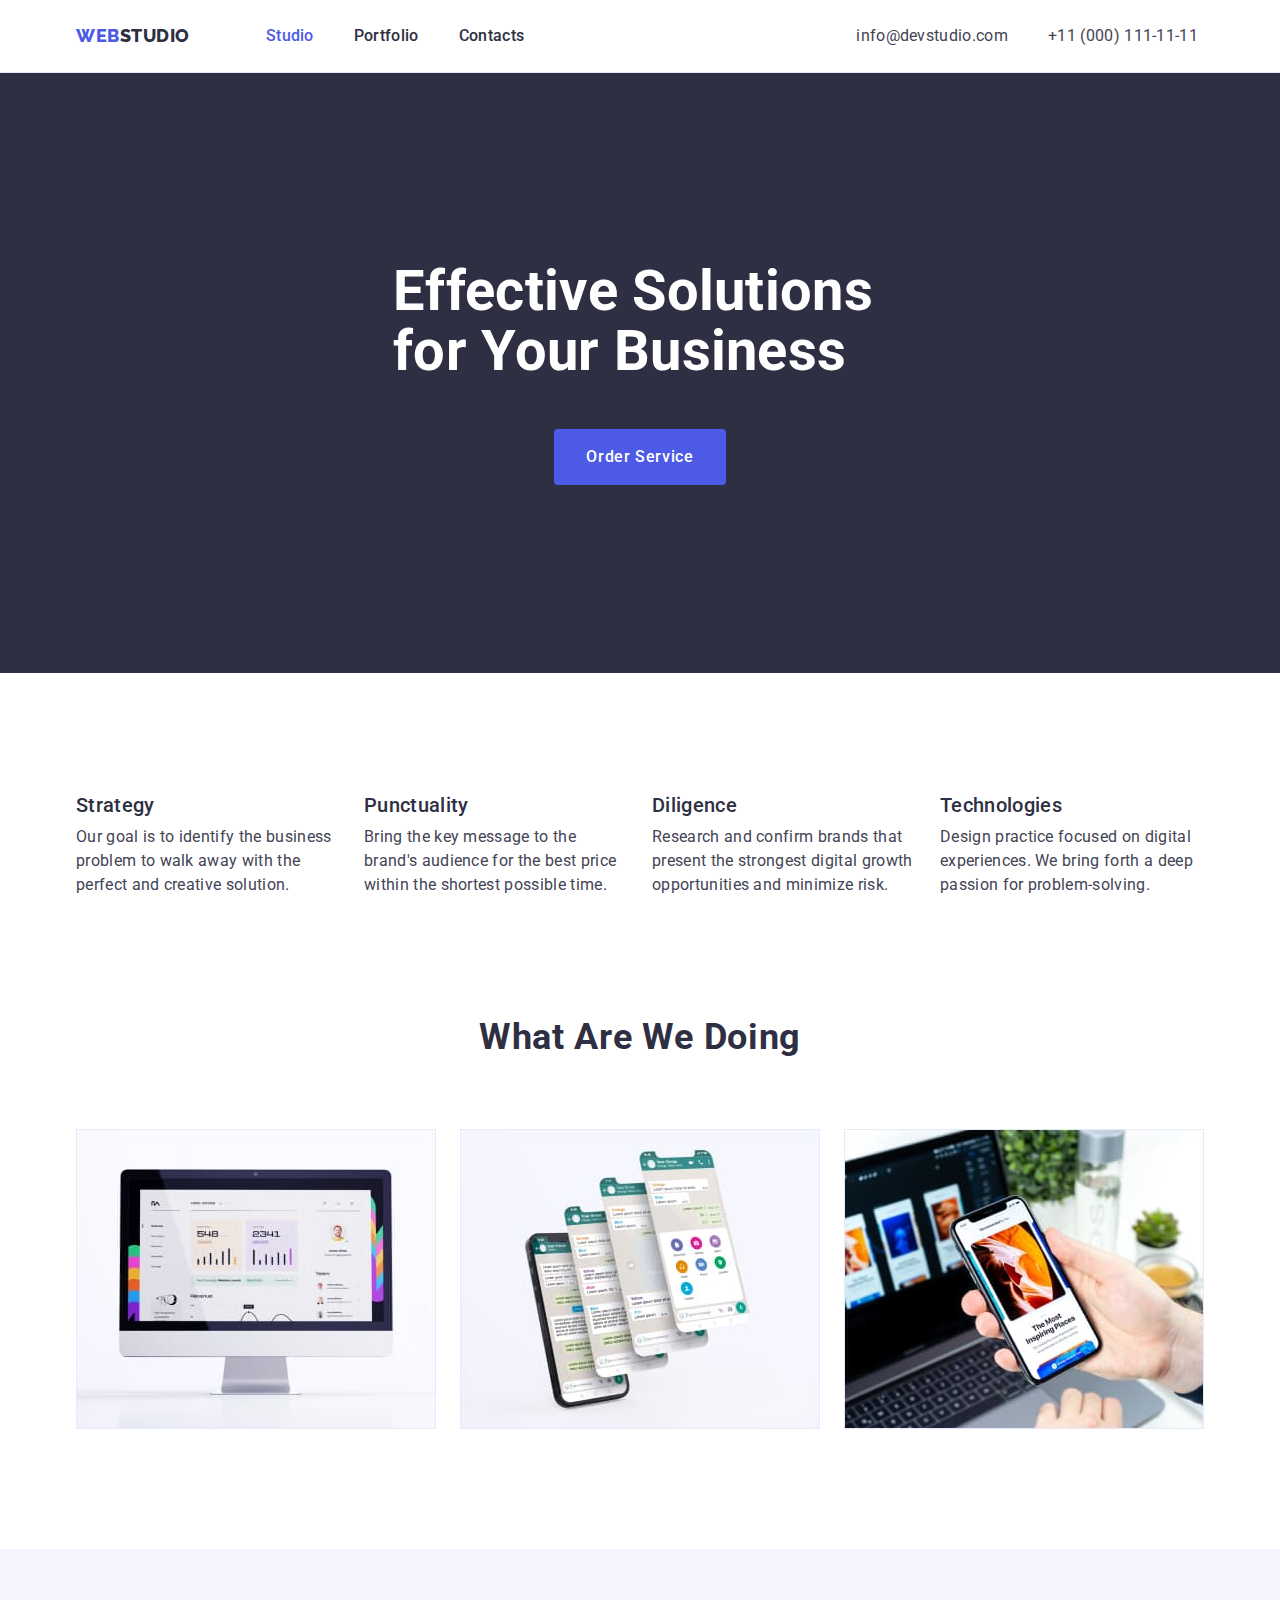
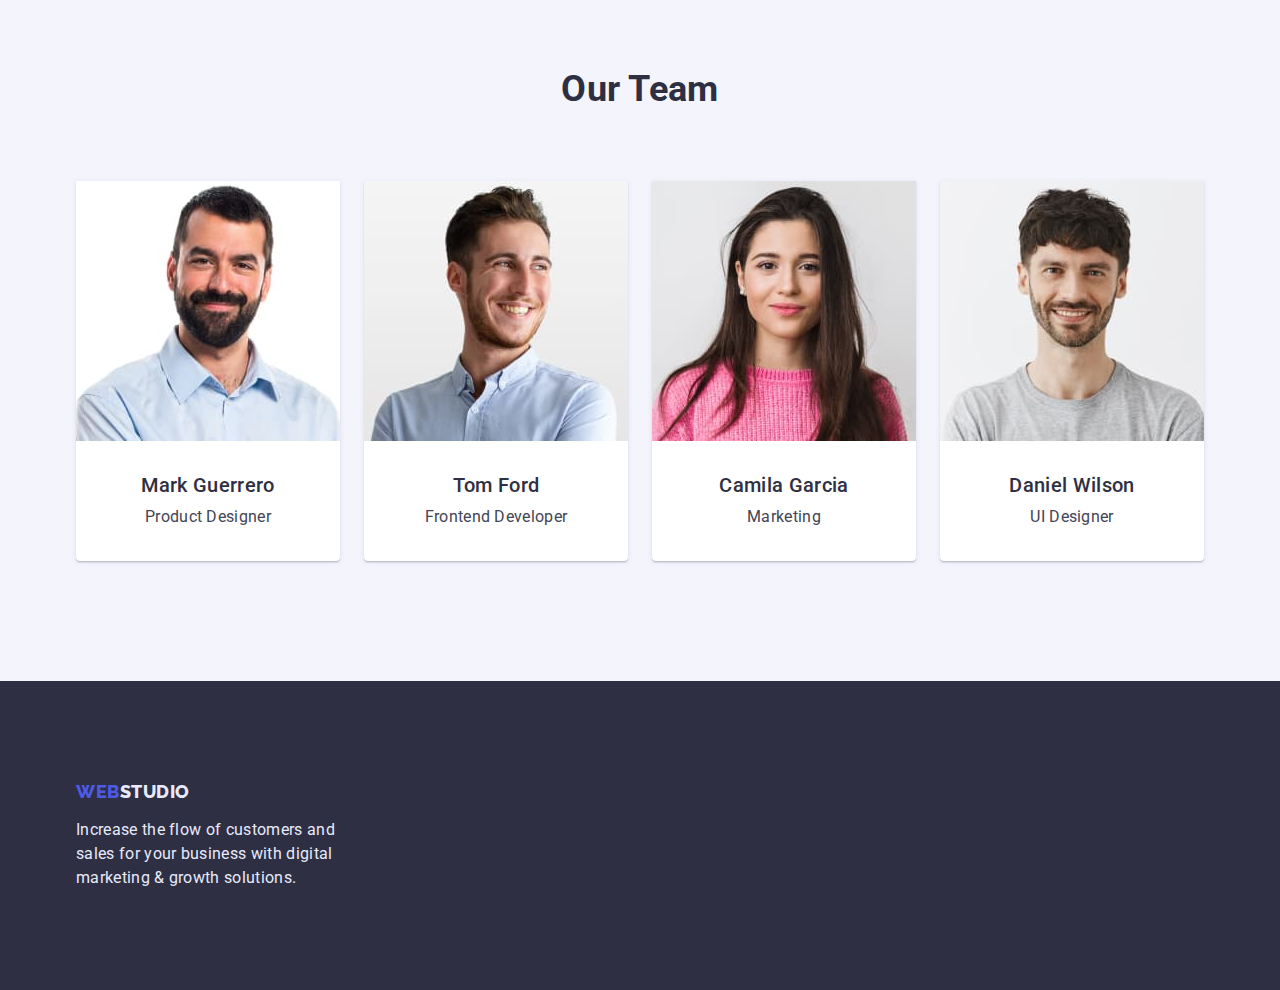
<file: index.html>
<!DOCTYPE html>
<html lang="en">
  <head>
    <meta charset="UTF-8" />
    <meta http-equiv="X-UA-Compatible" content="IE=edge" />
    <meta name="viewport" content="width=device-width, initial-scale=1.0" />
    <!-- Normalizer -->
    <link
      rel="stylesheet"
      href="https://cdn.jsdelivr.net/npm/modern-normalize@1.1.0/modern-normalize.min.css"
    />
    <!-- Fonts -->
    <link rel="preconnect" href="https://fonts.googleapis.com" />
    <link rel="preconnect" href="https://fonts.gstatic.com" crossorigin />
    <link
      href="https://fonts.googleapis.com/css2?family=Raleway:wght@800&family=Roboto:wght@400;500;700;900&display=swap"
      rel="stylesheet"
    />
    <title>Web Studio</title>
    <!-- Custom styles -->
    <link rel="stylesheet" href="./css/styles.css" />
  </head>
  <body>
    <!-- Header Section -->
    <header class="header">
      <div class="header-container container">
        <nav class="header-nav">
          <a class="header-logo-link link" href="./index.html">
            <span class="logo-part">Web</span>Studio
          </a>
          <ul class="header-list list">
            <li class="header-item">
              <a class="header-link-1 link" href="./index.html">Studio</a>
            </li>
            <li class="header-item">
              <a class="header-link link" href="./portfolio.html">Portfolio</a>
            </li>
            <li class="header-item">
              <a class="header-link link" href="#">Contacts</a>
            </li>
          </ul>
        </nav>
        <address>
          <ul class="address-list list">
            <li>
              <a class="header-contact link" href="mailto:info@devstudio.com"
                >info@devstudio.com</a
              >
            </li>
            <li>
              <a class="header-contact-1 link" href="tel:++110001111111"
                >+11 (000) 111-11-11</a
              >
            </li>
          </ul>
        </address>
      </div>
    </header>
    <main>
      <!-- Hero Section -->
      <section class="hero-section">
        <div class="container">
          <h1 class="hero-title">Effective Solutions for Your Business</h1>
          <button class="hero-button" type="button">Order Service</button>
        </div>
      </section>
      <!-- Our advantages Section -->
      <section class="features-section section">
        <div class="features-container container">
          <h2 class="visually-hidden">Our Features</h2>
          <ul class="features-list list">
            <li class="list-item">
              <h3 class="features-title">Strategy</h3>
              <p class="features-desc">
                Our goal is to identify the business problem to walk away with
                the perfect and creative solution.
              </p>
            </li>
            <li class="list-item">
              <h3 class="features-title">Punctuality</h3>
              <p class="features-desc">
                Bring the key message to the brand's audience for the best price
                within the shortest possible time.
              </p>
            </li>
            <li class="list-item">
              <h3 class="features-title">Diligence</h3>
              <p class="features-desc">
                Research and confirm brands that present the strongest digital
                growth opportunities and minimize risk.
              </p>
            </li>
            <li class="list-item">
              <h3 class="features-title">Technologies</h3>
              <p class="features-desc">
                Design practice focused on digital experiences. We bring forth a
                deep passion for problem-solving.
              </p>
            </li>
          </ul>
        </div>
      </section>
      <!-- Our work Section -->
      <section class="work-section section">
        <div class="work-container container">
          <h2 class="work-section-title">What are we doing</h2>
          <ul class="work-list list">
            <li class="work-item">
              <img
                class="work-item-img"
                src="./images/index/ourwork/img1.jpg"
                alt="Computer"
                width="360"
                height="300"
              />
            </li>
            <li class="work-item">
              <img
                class="work-item-img"
                src="./images/index/ourwork/img2.jpg"
                alt="Opened WhatsApp"
                width="360"
                height="300"
              />
            </li>
            <li class="work-item">
              <img
                class="work-item-img"
                src="./images/index/ourwork/img3.jpg"
                alt="Smartphone"
                width="360"
                height="300"
              />
            </li>
          </ul>
        </div>
      </section>
      <!-- Our Team Section -->
      <section class="team-section section">
        <div class="team-container container">
          <h2 class="team-section-title">Our Team</h2>
          <ul class="team-list list">
            <li class="team-item">
              <img
                class="team-item-img"
                src="./images/index/ourteam/img1.jpg"
                alt="Mark Guerrero - Product Designer"
                width="264"
                height="260"
              />
              <h3 class="team-item-name">Mark Guerrero</h3>
              <p class="team-item-desc">Product Designer</p>
            </li>
            <li class="team-item">
              <img
                class="team-item-img"
                src="./images/index/ourteam/img2.jpg"
                alt="Tom Ford - Frontend Developer"
                width="264"
                height="260"
              />
              <h3 class="team-item-name">Tom Ford</h3>
              <p class="team-item-desc">Frontend Developer</p>
            </li>
            <li class="team-item">
              <img
                class="team-item-img"
                src="./images/index/ourteam/img3.jpg"
                alt="Camila Garcia - Marketing"
                width="264"
                height="260"
              />
              <h3 class="team-item-name">Camila Garcia</h3>
              <p class="team-item-desc">Marketing</p>
            </li>
            <li class="team-item">
              <img
                class="team-item-img"
                src="./images/index/ourteam/img4.jpg"
                alt="Daniel Wilson - UI Designer"
                width="264"
                height="260"
              />
              <h3 class="team-item-name">Daniel Wilson</h3>
              <p class="team-item-desc">UI Designer</p>
            </li>
          </ul>
        </div>
      </section>
    </main>
    <!-- Footer Section -->
    <footer class="footer">
      <div class="footer-container container">
        <a class="footer-logo-link link" href="./index.html"
          ><span class="logo-part-1">Web</span>Studio</a
        >
        <p class="footer-desc">
          Increase the flow of customers and sales for your business with
          digital marketing & growth solutions.
        </p>
      </div>
    </footer>
  </body>
</html>
</file>
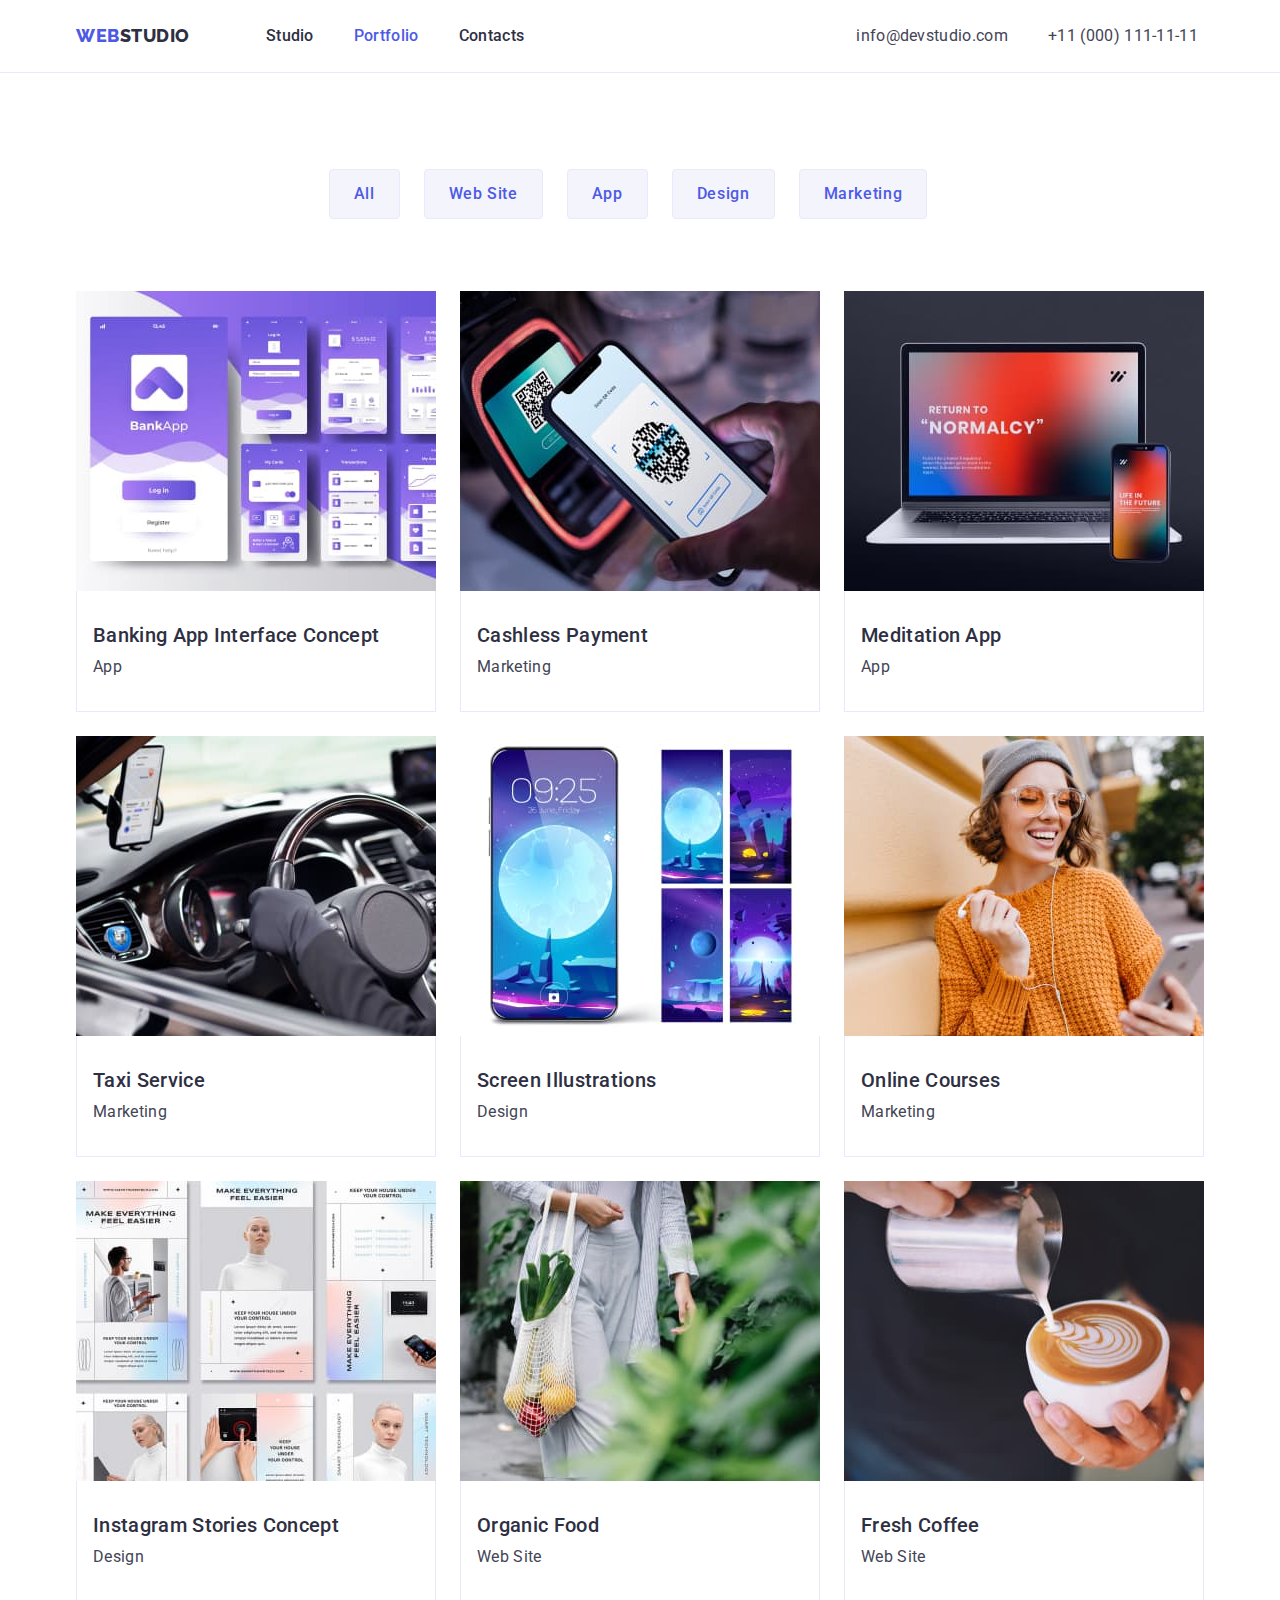
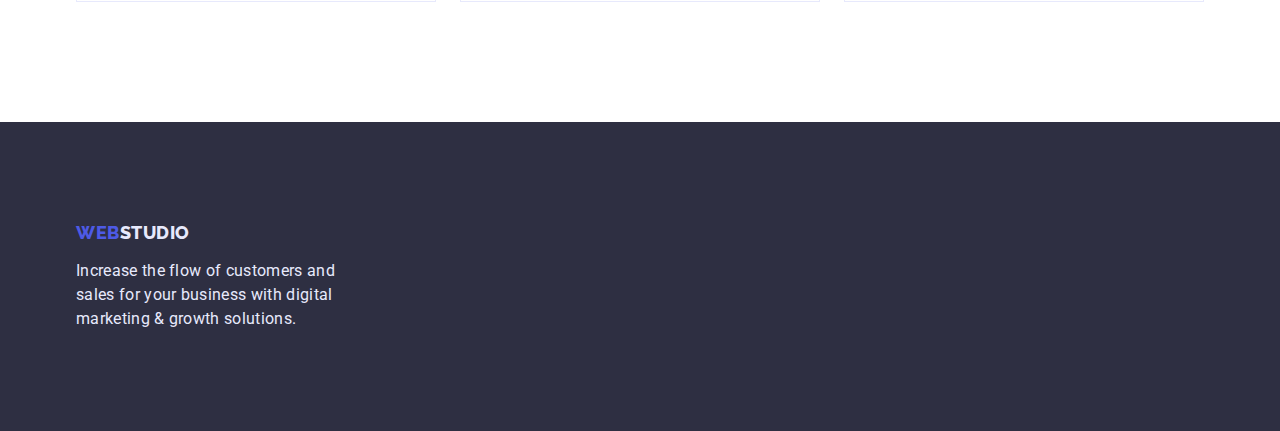
<file: portfolio.html>
<!DOCTYPE html>
<html lang="en">
  <head>
    <meta charset="UTF-8" />
    <meta http-equiv="X-UA-Compatible" content="IE=edge" />
    <meta name="viewport" content="width=device-width, initial-scale=1.0" />
    <!-- Normalizer -->
    <link
      rel="stylesheet"
      href="https://cdn.jsdelivr.net/npm/modern-normalize@1.1.0/modern-normalize.min.css"
    />
    <!-- Fonts -->
    <link rel="preconnect" href="https://fonts.googleapis.com" />
    <link rel="preconnect" href="https://fonts.gstatic.com" crossorigin />
    <link
      href="https://fonts.googleapis.com/css2?family=Raleway:wght@800&family=Roboto:wght@400;500;700;900&display=swap"
      rel="stylesheet"
    />
    <title>Portfolio</title>
    <!-- Custom styles -->
    <link rel="stylesheet" href="./css/styles.css" />
  </head>
  <body>
    <!-- Header Section -->
    <header class="header">
      <div class="header-container container">
        <nav class="header-nav">
          <a class="header-logo-link link" href="./index.html">
            <span class="logo-part">Web</span>Studio
          </a>
          <ul class="header-list list">
            <li class="header-item">
              <a class="header-link link" href="./index.html">Studio</a>
            </li>
            <li class="header-item">
              <a class="header-link-1 link" href="./portfolio.html"
                >Portfolio</a
              >
            </li>
            <li class="header-item">
              <a class="header-link link" href="#">Contacts</a>
            </li>
          </ul>
        </nav>
        <address>
          <ul class="address-list list">
            <li>
              <a class="header-contact link" href="mailto:info@devstudio.com"
                >info@devstudio.com</a
              >
            </li>
            <li>
              <a class="header-contact-1 link" href="tel:++110001111111"
                >+11 (000) 111-11-11</a
              >
            </li>
          </ul>
        </address>
      </div>
    </header>
    <!-- Filter section -->
    <section class="filter-section">
      <h1 class="visually-hidden">Portfolio</h1>
      <ul class="filter-list list">
        <li class="filter-item">
          <button class="filter-btn" type="button">All</button>
        </li>
        <li class="filter-item">
          <button class="filter-btn" type="button">Web Site</button>
        </li>
        <li class="filter-item">
          <button class="filter-btn" type="button">App</button>
        </li>
        <li class="filter-item">
          <button class="filter-btn" type="button">Design</button>
        </li>
        <li class="filter-item">
          <button class="filter-btn" type="button">Marketing</button>
        </li>
      </ul>
      <!-- Content Section -->

      <div class="content-container container">
        <ul class="content-list list">
          <li class="content-item">
            <a class="content-link link" href="#">
              <img
                src="./images/portfolio/content/img1.jpg"
                alt="Banking App Interface Concept"
                width="360"
                height="300"
              />
              <div class="text-container">
                <h2 class="content-item-name">Banking App Interface Concept</h2>
                <p class="content-item-desc">App</p>
              </div>
            </a>
          </li>
          <li class="content-item">
            <a class="content-link link" href="#">
              <img
                src="./images/portfolio/content/img2.jpg"
                alt="Cashless Payment"
                width="360"
                height="300"
              />
              <div class="text-container">
                <h2 class="content-item-name">Cashless Payment</h2>
                <p class="content-item-desc">Marketing</p>
              </div>
            </a>
          </li>
          <li class="content-item">
            <a class="content-link link" href="#">
              <img
                src="./images/portfolio/content/img3.jpg"
                alt="Meditation App"
                width="360"
                height="300"
              />
              <div class="text-container">
                <h2 class="content-item-name">Meditation App</h2>
                <p class="content-item-desc">App</p>
              </div>
            </a>
          </li>
          <li class="content-item">
            <a class="content-link link" href="#">
              <img
                src="./images/portfolio/content/img4.jpg"
                alt="Taxi Service"
                width="360"
                height="300"
              />
              <div class="text-container">
                <h2 class="content-item-name">Taxi Service</h2>
                <p class="content-item-desc">Marketing</p>
              </div>
            </a>
          </li>
          <li class="content-item">
            <a class="content-link link" href="#">
              <img
                src="./images/portfolio/content/img5.jpg"
                alt="Screen Illustrations"
                width="360"
                height="300"
              />
              <div class="text-container">
                <h2 class="content-item-name">Screen Illustrations</h2>
                <p class="content-item-desc">Design</p>
              </div>
            </a>
          </li>
          <li class="content-item">
            <a class="content-link link" href="#">
              <img
                src="./images/portfolio/content/img6.jpg"
                alt="Online Courses"
                width="360"
                height="300"
              />
              <div class="text-container">
                <h2 class="content-item-name">Online Courses</h2>
                <p class="content-item-desc">Marketing</p>
              </div>
            </a>
          </li>
          <li class="content-item">
            <a class="content-link link" href="#">
              <img
                src="./images/portfolio/content/img7.jpg"
                alt="Instagram Stories Concept"
                width="360"
                height="300"
              />
              <div class="text-container">
                <h2 class="content-item-name">Instagram Stories Concept</h2>
                <p class="content-item-desc">Design</p>
              </div>
            </a>
          </li>
          <li class="content-item">
            <a class="content-link link" href="#">
              <img
                src="./images/portfolio/content/img8.jpg"
                alt="Organic Food"
                width="360"
                height="300"
              />
              <div class="text-container">
                <h2 class="content-item-name">Organic Food</h2>
                <p class="content-item-desc">Web Site</p>
              </div>
            </a>
          </li>
          <li class="content-item">
            <a class="content-link link" href="#">
              <img
                src="./images/portfolio/content/img9.jpg"
                alt="Fresh Coffee"
                width="360"
                height="300"
              />
              <div class="text-container">
                <h2 class="content-item-name">Fresh Coffee</h2>
                <p class="content-item-desc">Web Site</p>
              </div>
            </a>
          </li>
        </ul>
      </div>
    </section>
    <!-- Footer Section -->
    <footer class="footer">
      <div class="footer-container container">
        <a class="footer-logo-link link" href="./index.html"
          ><span class="logo-part-1">Web</span>Studio</a
        >
        <p class="footer-desc">
          Increase the flow of customers and sales for your business with
          digital marketing & growth solutions.
        </p>
      </div>
    </footer>
  </body>
</html>
</file>
<file: css/styles.css>
:root {
  /* Fonts */
  --primary-fonts: "Roboto";
  --secondary-fonts: "Raleway";
  /* Text colors */
  --primary-txt-cl: #2e2f42;
  --secondary-txt-cl: #434455;
  --accent-txt-cl: #4d5ae5;
  --light-txt-cl: #ffffff;
  --third-txt-cl: #e7e9fc;
  --hover-txt-cl: #404bbf;

  /* BG colors */
  --primary-bg-cl: #2e2f42;
  --accent-bg-cl: #404bbf;
  --secondary-bg-cl: #f4f4fd;
  --light-bg-cl: #ffffff;
  --third-bg-cl: #e7e9fc;
  --btn-bg-cl: #4d5ae5;

  /* Others */
}

h1,
h2,
h3,
h4,
h5,
h6,
p {
  margin: 0;
}

/* Container */
.container {
  width: 1158px;
  padding-left: 15px;
  padding-right: 15px;
  margin-left: auto;
  margin-right: auto;
}

body {
  font-family: "Roboto", sans-serif;
  font-size: 16px;
  line-height: calc(24 / 16);
  letter-spacing: 0.02em;
  color: var(--primary-txt-cl);
  width: 100%;
}

img {
  display: block;
}

button {
  cursor: pointer;
}
/* Reset Link Styles */
.link {
  text-decoration: none;
  font-style: normal;
  color: currentColor;
}
/* Reset List Styles */
.list {
  list-style-type: none;
  margin: 0;
  padding: 0;
}

/* Section */
.section {
  padding-top: 120px;
  padding-bottom: 120px;
}
.visually-hidden {
  position: absolute;
  width: 1px;
  height: 1px;
  margin: -1px;
  border: 0;
  padding: 0;

  white-space: nowrap;
  clip-path: inset(100%);
  clip: rect(0 0 0 0);
  overflow: hidden;
}
/* Header */
.header {
  border-bottom: 1px solid #e7e9fc;
  padding-top: 24px;
  padding-bottom: 24px;
}
.header-nav {
  display: flex;
  margin-right: 332px;
}
.header-logo-link {
  font-family: "Raleway";
  font-weight: 800;
  font-size: 18px;
  line-height: calc(24 / 18);
  letter-spacing: 0.03em;
  text-transform: uppercase;
  margin-right: 76px;
}
.logo-part {
  color: var(--accent-txt-cl);
}
.header-list {
  display: flex;
  gap: 40px;
}
.header-item {
}
.header-link {
  font-weight: 500;
  color: var(--primary-txt-cl);
}
.header-link-1 {
  font-weight: 500;
  color: var(--accent-txt-cl);
}
.header-link:hover,
.header-link:focus,
.header-link-1:hover,
.header-link-1:focus {
  color: var(--hover-txt-cl);
}
.header-link,
.header-link-1,
.header-contact,
.header-contact-1 {
  display: block;
}
.address-list {
  display: flex;
  gap: 40px;
}
.header-contact {
  color: var(--secondary-txt-cl);
}
.header-contact-1 {
  color: var(--secondary-txt-cl);
}
.header-contact:hover,
.header-contact:focus,
.header-contact-1:hover,
.header-contact-1:focus {
  color: var(--accent-bg-cl);
}

.header-container {
  display: flex;
  align-items: center;
}

/* Hero */
.hero-section {
  background-color: var(--primary-bg-cl);
  color: var(--light-txt-cl);
  padding-bottom: 188px;
  padding-top: 188px;
}
.hero-title {
  font-size: 56px;
  line-height: calc(60 / 56);
  width: 494px;
  margin: auto;
  margin-bottom: 48px;
}
.hero-button {
  cursor: pointer;
  font-family: inherit;
  font-weight: 500;
  font-size: 16px;
  line-height: calc(24 / 16);
  letter-spacing: 0.04em;
  color: var(--light-txt-cl);
  background-color: var(--btn-bg-cl);
  border: 0;
  border-radius: 4px;
  padding: 16px 32px;
  display: block;
  margin-right: auto;
  margin-left: auto;
}
.hero-button:hover,
.hero-button:focus {
  background-color: var(--accent-bg-cl);
}

/* Our advantages */
.features-section {
}
.features-container {
}
.features-list {
  display: flex;
  gap: 24px;
}
.list-item {
  width: 264px;
}
/* .list-item::before {
  display: block;
  content: "";
  height: 112px;
  background-color: var(--secondary-bg-cl);
  border-radius: 4px;
  background-image: url(../images/antenna\ 1.svg);
  background-size: contain;
  background-repeat: no-repeat;
  background-size: 64px 64px;
  background-position: center;
} */
.features-title {
  font-weight: 500;
  font-size: 20px;
  line-height: calc(24 / 20);
  margin-bottom: 8px;
}
.features-desc {
  font-weight: 400;
  font-size: 16px;
  line-height: calc(24 / 16);
  color: var(--secondary-txt-cl);
}

/* Our work */
.work-section {
  padding-top: 0px;
}
.work-section-title {
  font-weight: 700;
  font-size: 36px;
  line-height: calc(40 / 36);
  letter-spacing: 0.02em;
  text-transform: capitalize;
  color: var(--primary-txt-cl);
  margin-bottom: 72px;
  margin-top: ;
  display: flex;
  justify-content: center;
}
.work-container {
}
.work-list {
  display: flex;
  flex-wrap: wrap;
  gap: 24px;
}
.work-item {
  width: calc(100% - 24px * 2) / 3;
}
.work-item-img {
}

/* Our Team */
.team-section {
  background-color: var(--secondary-bg-cl);
  padding-bottom: 120px;
  padding-top: 120px;
}
.team-section-title {
  font-family: "Roboto";
  font-style: normal;
  font-weight: 700;
  font-size: 36px;
  line-height: calc(40 / 36);
  text-transform: capitalize;
  color: var(--primary-txt-cl);
  display: flex;
  justify-content: center;
  margin-bottom: 72px;
}

.team-list {
  display: flex;
  flex-wrap: wrap;
  gap: 24px;
}
.team-item {
  background-color: var(--light-bg-cl);
  box-shadow: 0px 1px 6px rgba(46, 47, 66, 0.08),
    0px 1px 1px rgba(46, 47, 66, 0.16), 0px 2px 1px rgba(46, 47, 66, 0.08);
  border-radius: 0px 0px 4px 4px;
  padding-bottom: 32px;
  width: calc((100% - 24px * 3) / 4);
}

.team-item-img {
  margin-bottom: 32px;
}
.team-item-name {
  font-weight: 500;
  font-size: 20px;
  line-height: calc(24 / 20);
  color: var(--primary-txt-cl);
  margin-bottom: 8px;
  display: flex;
  justify-content: center;
}
.team-item-desc {
  color: var(--secondary-txt-cl);
  display: flex;
  justify-content: center;
}
/* Footer */
.footer {
  background-color: var(--primary-bg-cl);
  color: var(--third-txt-cl);
  padding-top: 100px;
  padding-bottom: 100px;
}
.footer-container {
  display: flex;
  flex-direction: column;
}
.footer-logo-link {
  font-family: "Raleway";
  font-weight: 800;
  font-size: 18px;
  line-height: calc(21 / 18);
  letter-spacing: 0.03em;
  text-transform: uppercase;
  margin-bottom: 16px;
}
.logo-part-1 {
  color: var(--accent-txt-cl);
}
.footer-desc {
  width: 264px;
}
/* PORTFOLIO Styles */

/* Filter Section */
.filter-section {
  padding-bottom: 120px;
  padding-top: 96px;
}
.filter-list {
  margin-bottom: 72px;
  display: flex;
  justify-content: center;
}
.filter-item {
}
.filter-btn {
  cursor: pointer;
  font-family: inherit;
  font-weight: 500;
  font-size: 16px;
  line-height: calc(24 / 16);
  letter-spacing: 0.04em;
  color: var(--accent-txt-cl);
  background-color: var(--secondary-bg-cl);
  padding: 12px 24px;
  border: 1px solid #e7e9fc;
  border-radius: 4px;
  display: block;
  margin-right: 24px;
}

.filter-btn:hover,
.filter-btn:focus {
  background-color: var(--accent-bg-cl);
  color: var(--light-txt-cl);
}

/* Content Section */
.content-section {
}
.content-container {
}
.content-list {
  display: flex;
  flex-wrap: wrap;
  gap: 24px;
}
.content-link {
}
.content-item {
  width: calc((100% - 24px * 2) / 3);
}
.content-item-name {
  font-weight: 500;
  font-size: 20px;
  line-height: calc(24 / 20);
  margin-bottom: 8px;
}
.content-item-desc {
  color: var(--secondary-txt-cl);
}
.text-container {
  border-left: 1px solid #e7e9fc;
  border-bottom: 1px solid #e7e9fc;
  border-right: 1px solid #e7e9fc;
  padding: 32px 0px 32px 16px;
}
</file>
